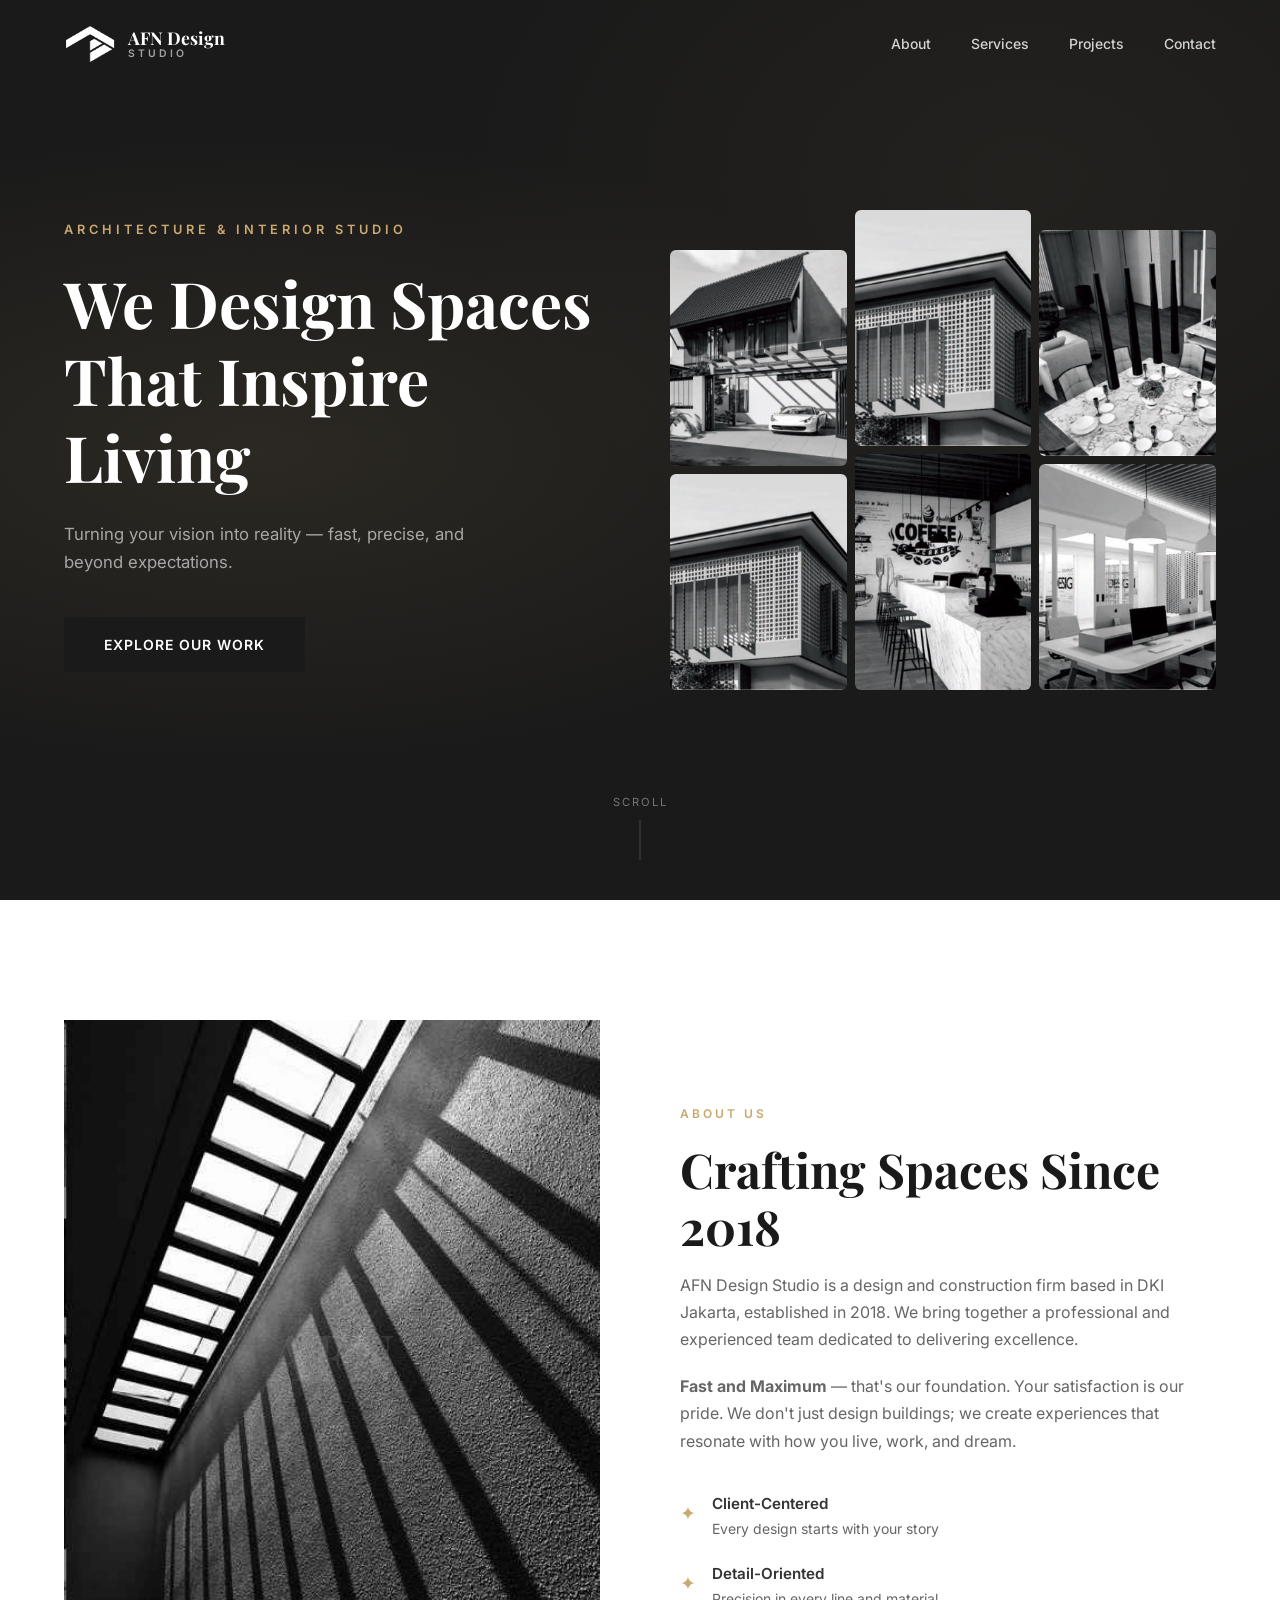
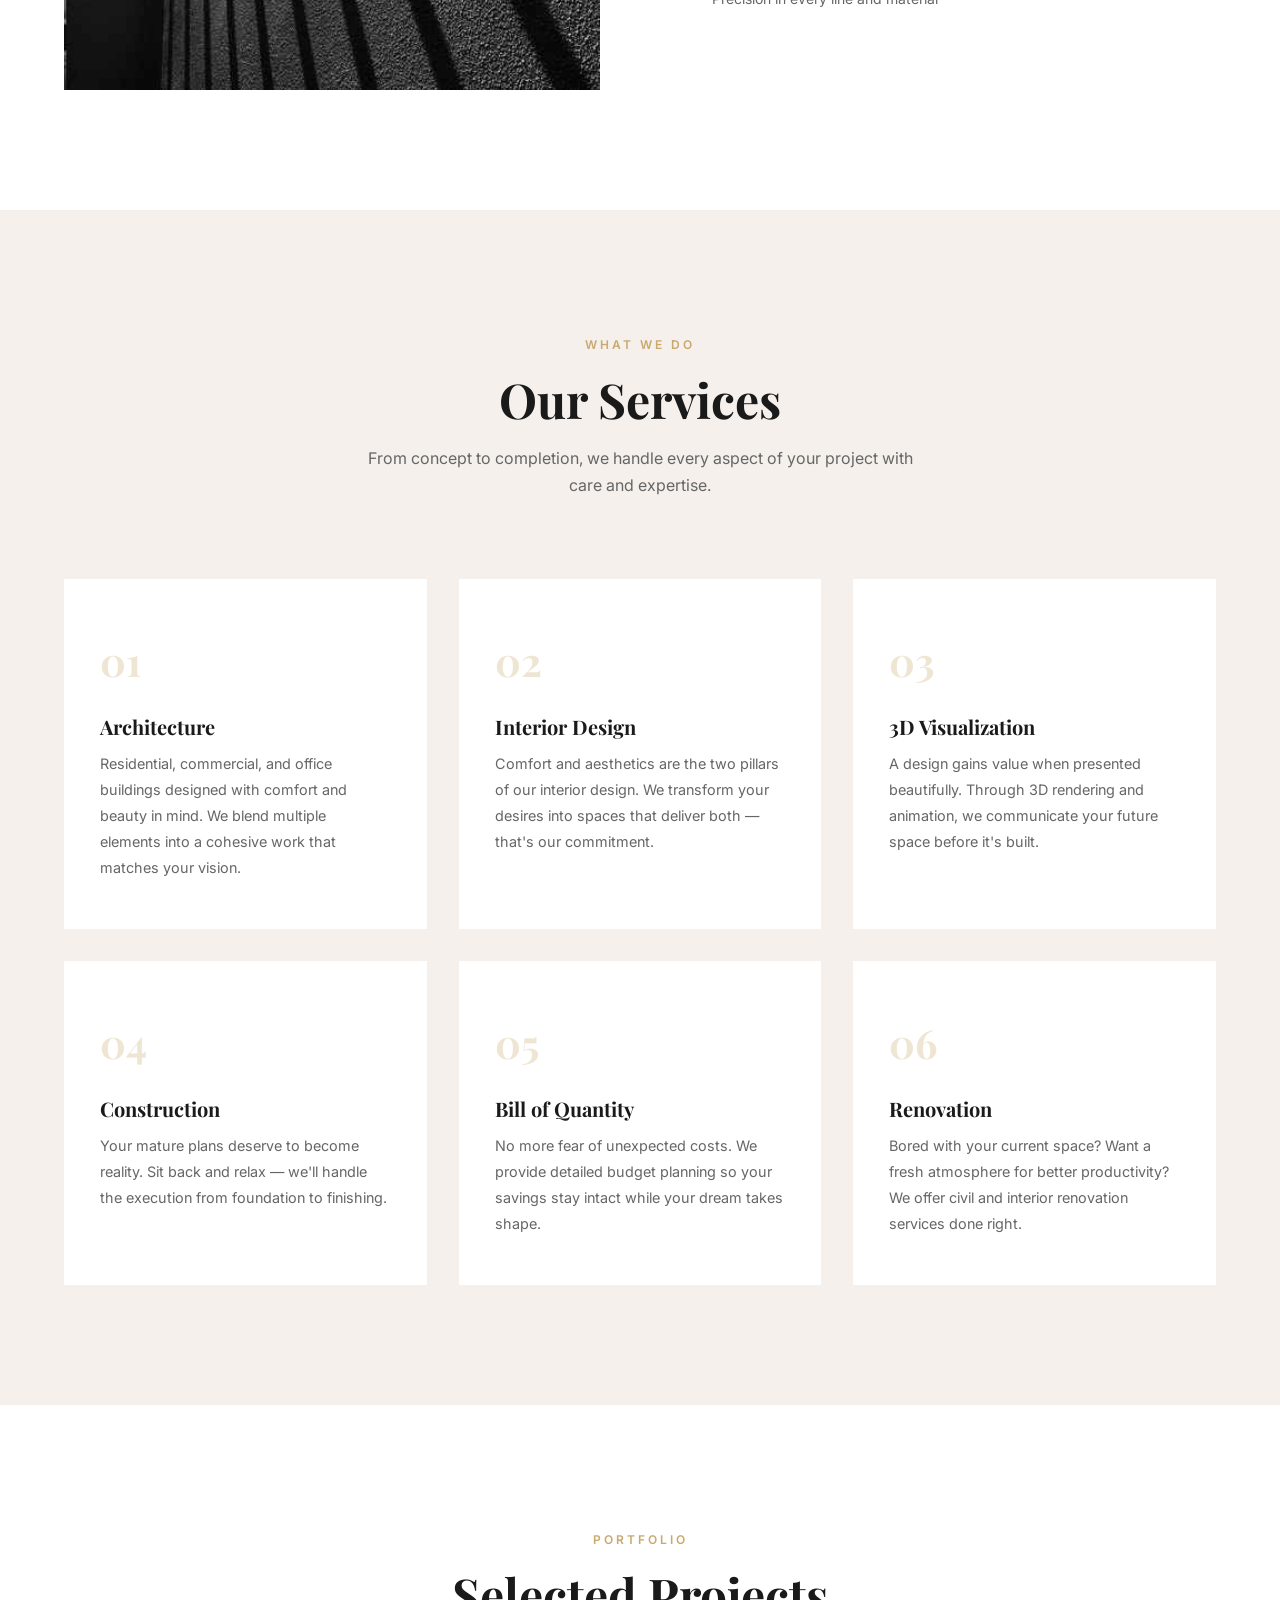
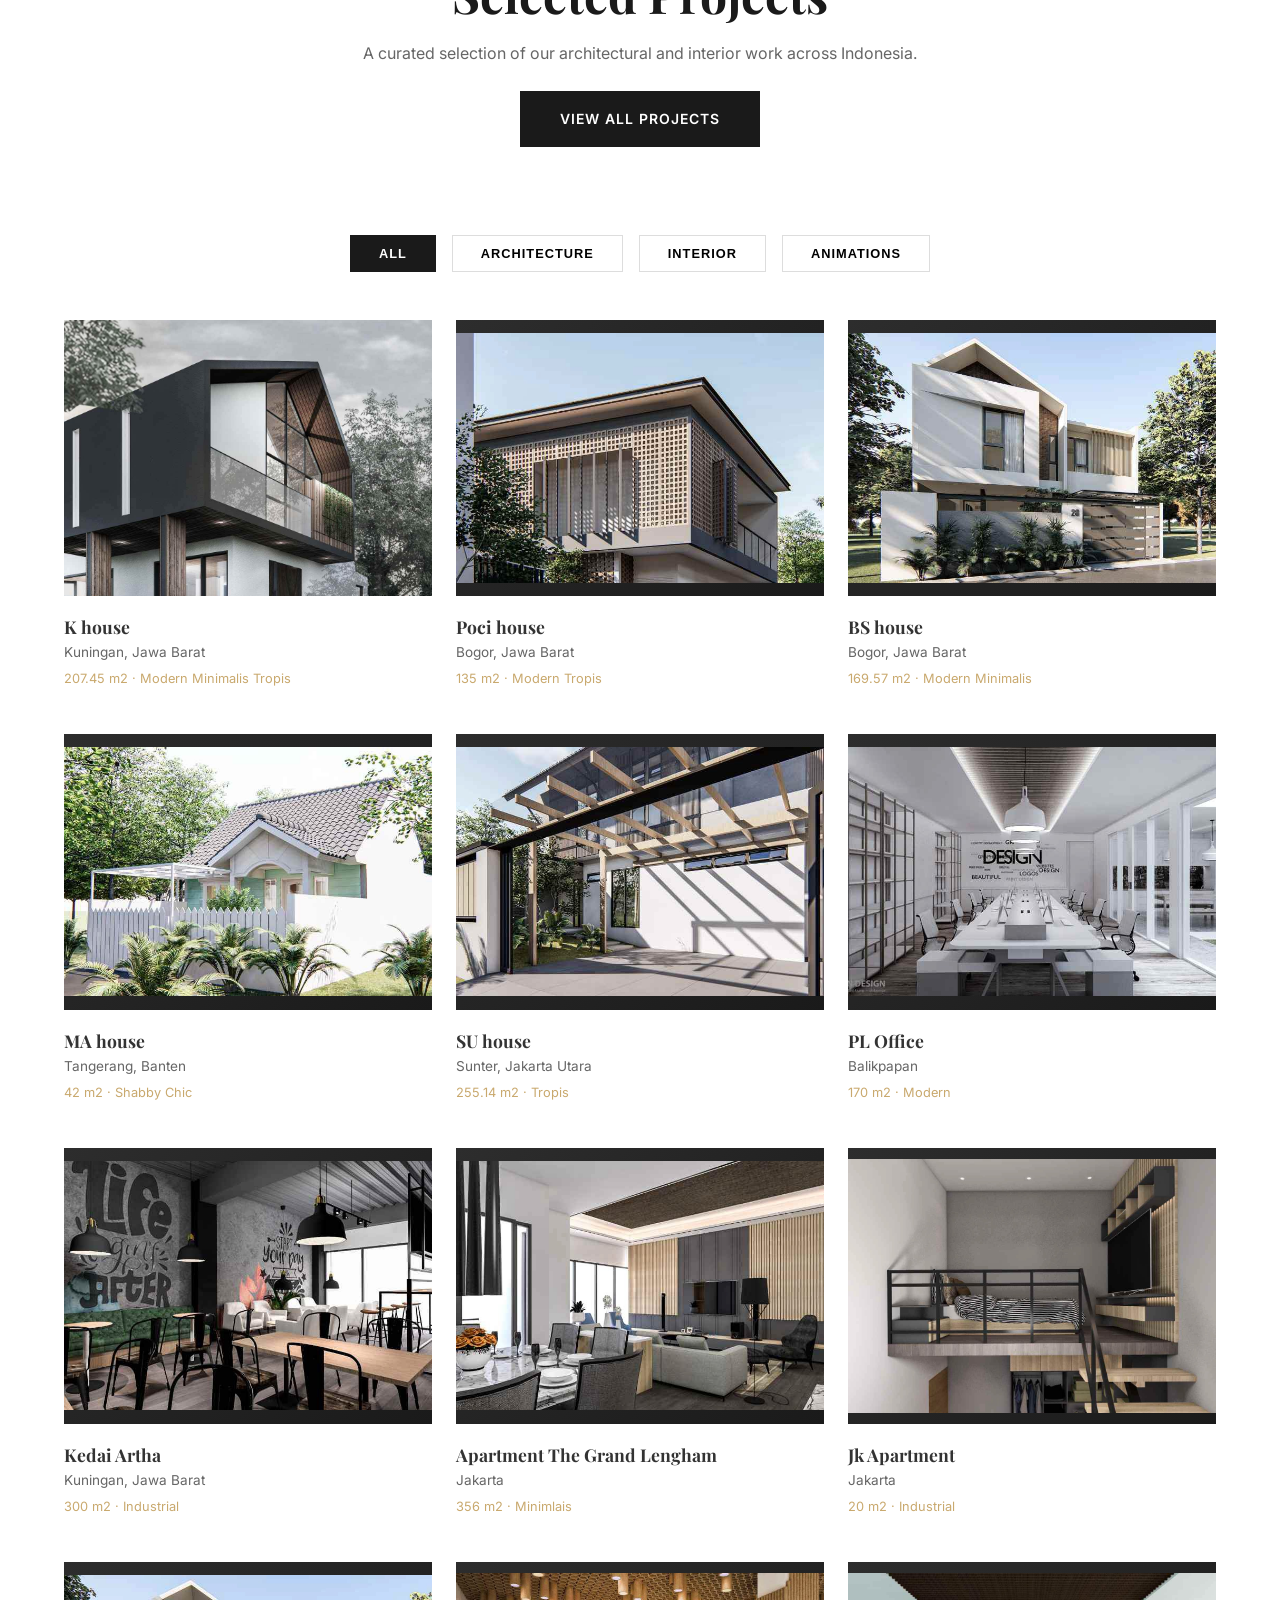
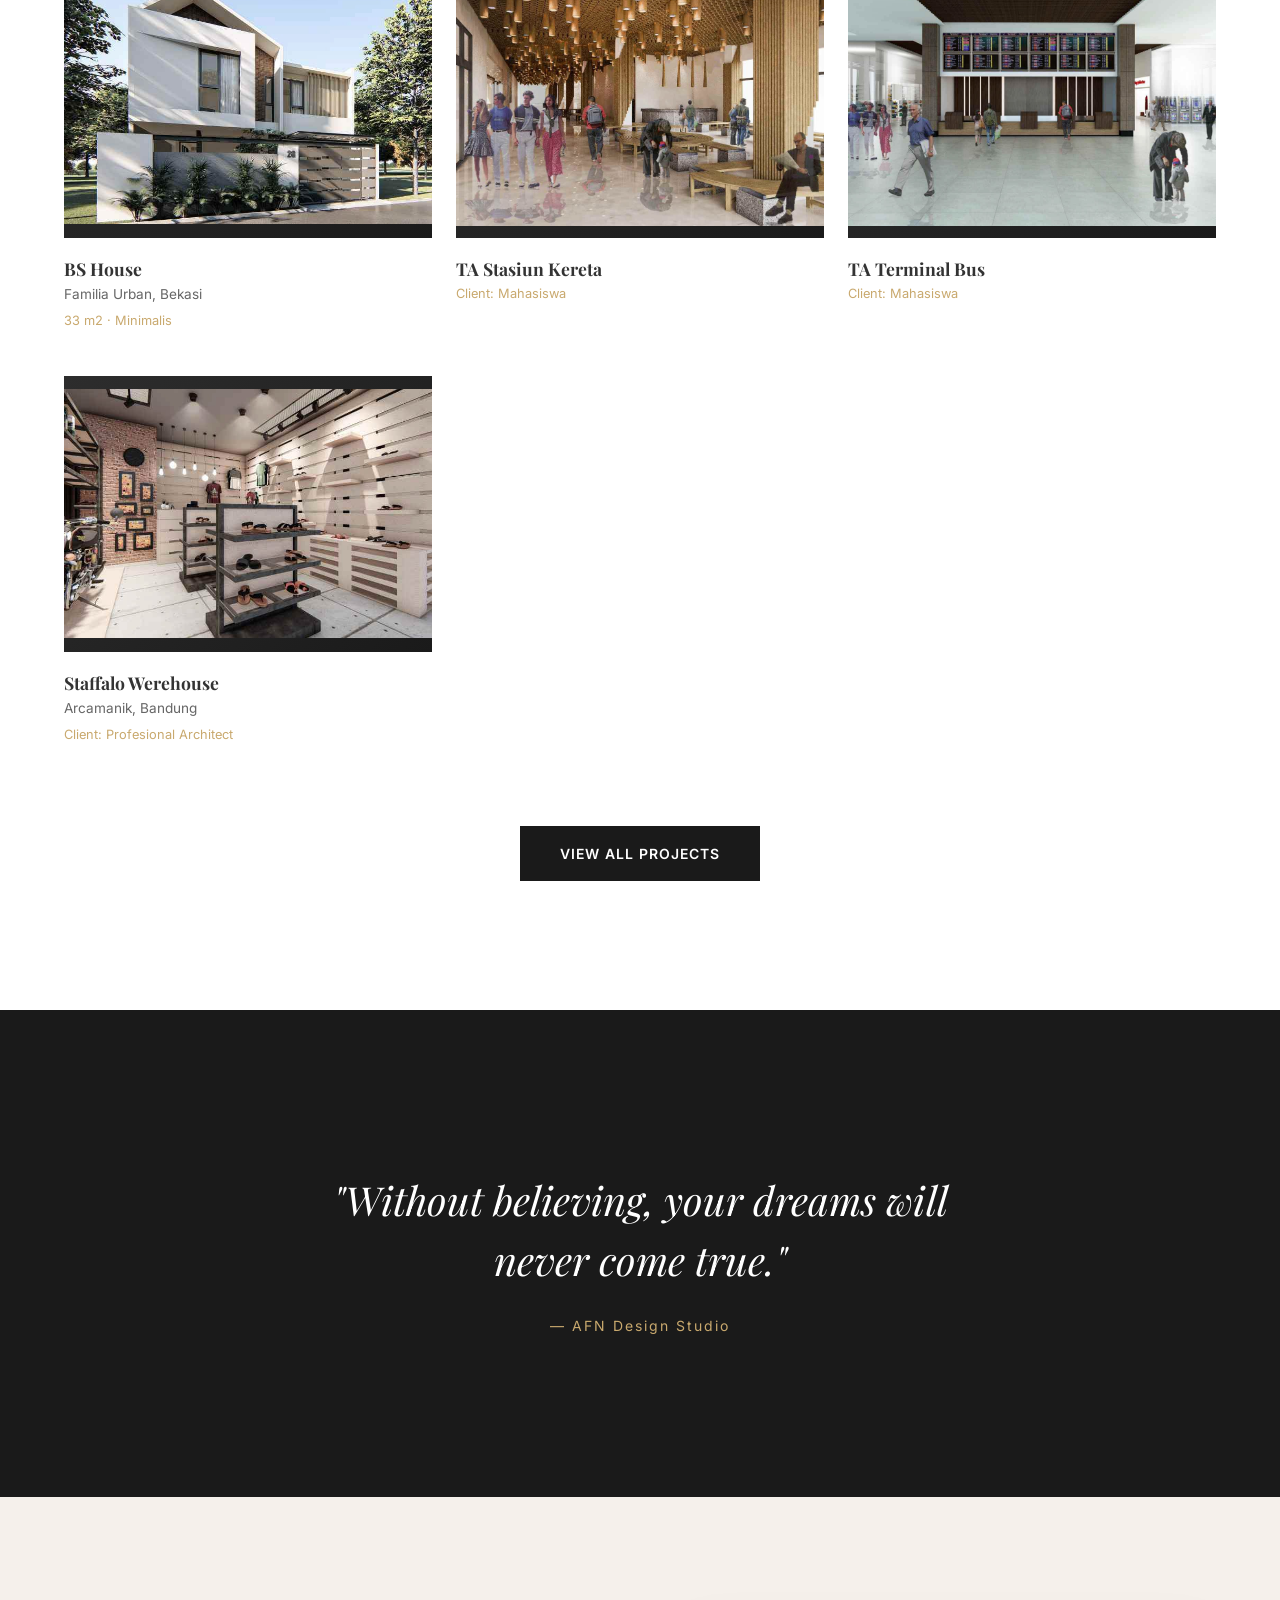
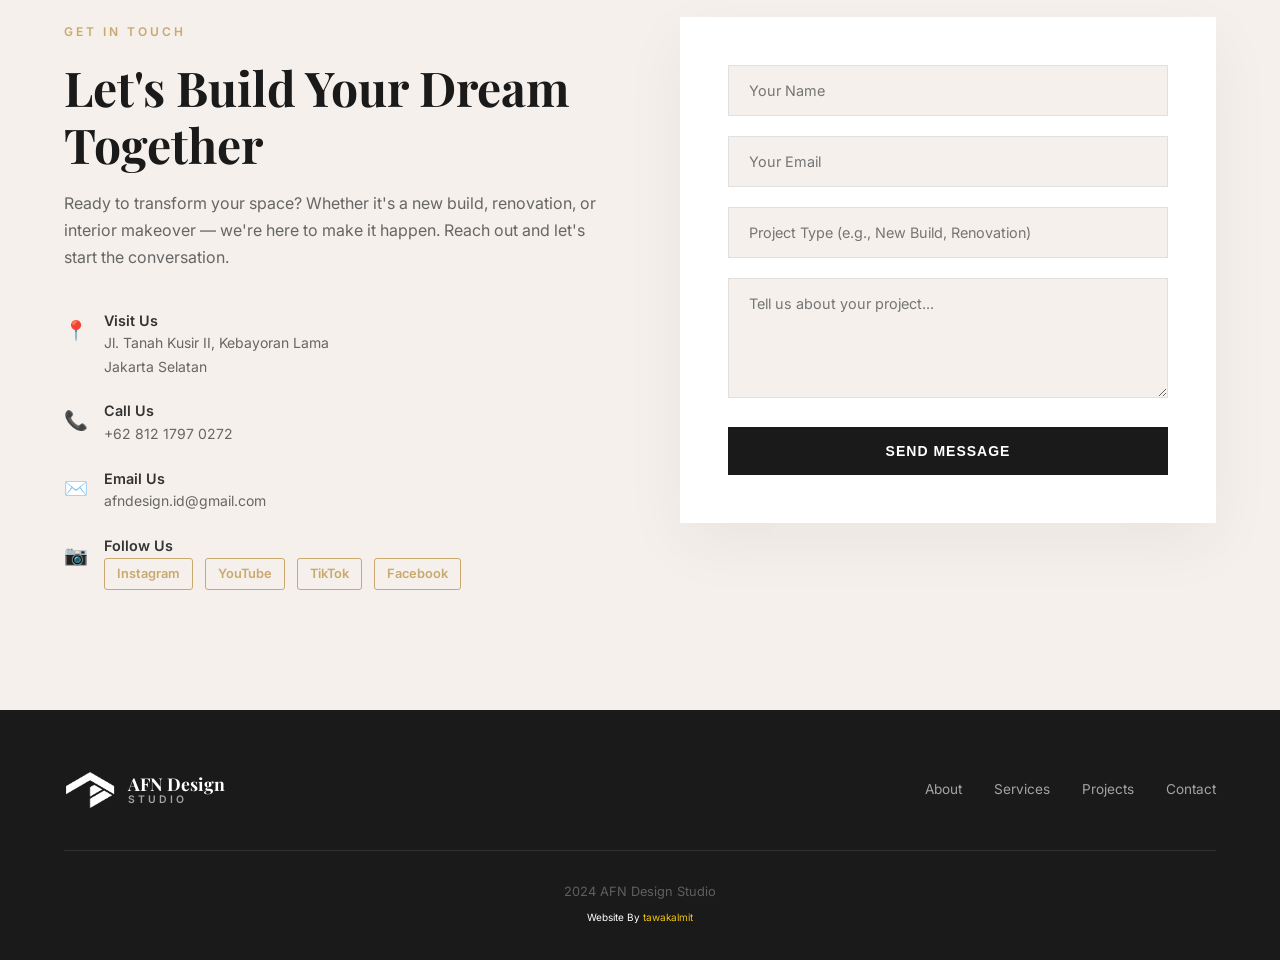
<file: index.html>
<!DOCTYPE html>
<html lang="id">
<head>
    <meta charset="UTF-8">
    <meta name="viewport" content="width=device-width, initial-scale=1.0">
    <title>AFN Design Studio | Jasa Arsitek & Interior Design Jakarta</title>
    <meta name="description" content="AFN Design Studio adalah studio arsitektur dan interior design di Jakarta. Melayani jasa desain rumah, renovasi, interior, 3D visualisasi, dan konstruksi sejak 2018.">
    <meta name="keywords" content="arsitek jakarta, interior design jakarta, jasa desain rumah, renovasi rumah, 3D visualisasi, konstruksi, AFN Design Studio, desain interior, arsitektur modern minimalis">
    <meta name="author" content="AFN Design Studio">
    <meta name="robots" content="index, follow">
    <link rel="canonical" href="https://afndesign.vercel.app/">

    <!-- Open Graph / Facebook -->
    <meta property="og:type" content="website">
    <meta property="og:url" content="https://afndesign.vercel.app/">
    <meta property="og:title" content="AFN Design Studio | Jasa Arsitek & Interior Design Jakarta">
    <meta property="og:description" content="Studio arsitektur dan interior design di Jakarta. Desain rumah, renovasi, interior, 3D visualisasi, dan konstruksi. Fast and Maximum.">
    <meta property="og:image" content="https://afndesign.vercel.app/images/afndesign-logo-black.png">
    <meta property="og:locale" content="id_ID">
    <meta property="og:site_name" content="AFN Design Studio">

    <!-- Twitter -->
    <meta name="twitter:card" content="summary_large_image">
    <meta name="twitter:title" content="AFN Design Studio | Jasa Arsitek & Interior Design Jakarta">
    <meta name="twitter:description" content="Studio arsitektur dan interior design di Jakarta. Desain rumah, renovasi, interior, 3D visualisasi, dan konstruksi.">
    <meta name="twitter:image" content="https://afndesign.vercel.app/images/afndesign-logo-black.png">

    <!-- Structured Data -->
    <script type="application/ld+json">
    {
        "@context": "https://schema.org",
        "@type": "ProfessionalService",
        "name": "AFN Design Studio",
        "description": "Studio arsitektur dan interior design di Jakarta, melayani jasa desain rumah, renovasi, interior, 3D visualisasi, dan konstruksi sejak 2018.",
        "url": "https://afndesign.vercel.app",
        "logo": "https://afndesign.vercel.app/images/afndesign-logo-black.png",
        "image": "https://afndesign.vercel.app/images/afndesign-logo-black.png",
        "telephone": "+6281217970272",
        "email": "afndesign.id@gmail.com",
        "address": {
            "@type": "PostalAddress",
            "streetAddress": "Jl. Tanah Kusir II",
            "addressLocality": "Jakarta Selatan",
            "addressRegion": "DKI Jakarta",
            "addressCountry": "ID"
        },
        "geo": {
            "@type": "GeoCoordinates",
            "latitude": "-6.2607",
            "longitude": "106.7816"
        },
        "foundingDate": "2018",
        "areaServed": "Indonesia",
        "serviceType": ["Architecture", "Interior Design", "3D Visualization", "Construction", "Renovation", "Bill of Quantity"],
        "sameAs": [
            "https://instagram.com/afndesign_"
        ]
    }
    </script>

    <link rel="apple-touch-icon" sizes="180x180" href="images/apple-touch-icon.png">
    <link rel="icon" type="image/png" sizes="32x32" href="images/favicon-32x32.png">
    <link rel="icon" type="image/png" sizes="16x16" href="images/favicon-16x16.png">
    <link rel="icon" type="image/x-icon" href="images/favicon.ico">
    <link rel="manifest" href="images/site.webmanifest">
    <link rel="preconnect" href="https://fonts.googleapis.com">
    <link rel="preconnect" href="https://fonts.gstatic.com" crossorigin>
    <link href="https://fonts.googleapis.com/css2?family=Inter:wght@300;400;500;600;700;800;900&family=Playfair+Display:wght@400;500;600;700&display=swap" rel="stylesheet">
    <link rel="stylesheet" href="styles.css">
</head>
<body>
    <!-- Navigation -->
    <nav class="navbar" id="navbar">
        <div class="nav-container">
            <a href="#home" class="nav-logo">
                <img src="images/afndesign-logo-white.png" alt="AFN Design Studio" class="nav-logo-img nav-logo-white">
                <img src="images/afndesign-logo-black.png" alt="AFN Design Studio" class="nav-logo-img nav-logo-black">
                <div class="nav-logo-text">
                    <span class="logo-title">AFN Design</span>
                    <span class="logo-subtitle">Studio</span>
                </div>
            </a>
            <ul class="nav-links" id="navLinks">
                <!-- <li><a href="#home">Home</a></li> -->
                <li><a href="#about">About</a></li>
                <li><a href="#services">Services</a></li>
                <li><a href="projects.html">Projects</a></li>
                <li><a href="#contact">Contact</a></li>
            </ul>
            <button class="nav-toggle" id="navToggle" aria-label="Toggle navigation">
                <span></span>
                <span></span>
                <span></span>
            </button>
        </div>
    </nav>

    <!-- Hero Section -->
    <section class="hero" id="home">
        <div class="hero-overlay"></div>
        <div class="hero-inner">
            <div class="hero-content">
                <p class="hero-subtitle">Architecture & Interior Studio</p>
                <h1 class="hero-title">We Design Spaces<br>That Inspire Living</h1>
                <p class="hero-desc">Turning your vision into reality — fast, precise, and beyond expectations.</p>
                <a href="#projects" class="btn btn-primary">Explore Our Work</a>
            </div>
            <div class="hero-collage">
                <div class="collage-col collage-col-1">
                    <div class="collage-img"><img src="images/afn-hero-images/1.png" alt="AFN Project"></div>
                    <div class="collage-img"><img src="images/afn-hero-images/2.png" alt="AFN Project"></div>
                    <!-- <div class="collage-img"><img src="images/afn-hero-images/3.png" alt="AFN Project"></div> -->
                </div>
                <div class="collage-col collage-col-2">
                    <div class="collage-img"><img src="images/afn-hero-images/4.png" alt="AFN Project"></div>
                    <div class="collage-img"><img src="images/afn-hero-images/5.png" alt="AFN Project"></div>
                    <!-- <div class="collage-img"><img src="images/afn-hero-images/6.png" alt="AFN Project"></div> -->
                </div>
                <div class="collage-col collage-col-3">
                    <div class="collage-img"><img src="images/afn-hero-images/7.png" alt="AFN Project"></div>
                    <div class="collage-img"><img src="images/afn-hero-images/8.png" alt="AFN Project"></div>
                    <!-- <div class="collage-img"><img src="images/afn-hero-images/9.png" alt="AFN Project"></div> -->
                </div>
            </div>
        </div>
        <div class="hero-scroll">
            <span>Scroll</span>
            <div class="scroll-line"></div>
        </div>
    </section>

    <!-- About Section -->
    <section class="section about" id="about">
        <div class="container">
            <div class="about-grid">
                <div class="about-image">
                    <div class="about-img-wrapper">
                        <div class="about-img-placeholder"><img src="/images/hal6.jpg" style="width:100%; height: 100%;" /></div>
                    </div>
                    <!-- <div class="about-stats">
                        <div class="stat">
                            <span class="stat-number" data-count="50">0</span><span class="stat-plus">+</span>
                            <span class="stat-label">Projects</span>
                        </div>
                        <div class="stat">
                            <span class="stat-number" data-count="6">0</span><span class="stat-plus">+</span>
                            <span class="stat-label">Years</span>
                        </div>
                    </div> -->
                </div>
                <div class="about-content">
                    <span class="section-tag">About Us</span>
                    <h2 class="section-title">Crafting Spaces Since 2018</h2>
                    <p class="about-text">
                        AFN Design Studio is a design and construction firm based in DKI Jakarta, established in 2018. 
                        We bring together a professional and experienced team dedicated to delivering excellence.
                    </p>
                    <p class="about-text">
                        <strong>Fast and Maximum</strong> — that's our foundation. Your satisfaction is our pride. 
                        We don't just design buildings; we create experiences that resonate with how you live, work, and dream.
                    </p>
                    <div class="about-values">
                        <div class="value">
                            <div class="value-icon">✦</div>
                            <div>
                                <h4>Client-Centered</h4>
                                <p>Every design starts with your story</p>
                            </div>
                        </div>
                        <div class="value">
                            <div class="value-icon">✦</div>
                            <div>
                                <h4>Detail-Oriented</h4>
                                <p>Precision in every line and material</p>
                            </div>
                        </div>
                    </div>
                </div>
            </div>
        </div>
    </section>

    <!-- Services Section -->
    <section class="section services" id="services">
        <div class="container">
            <div class="section-header">
                <span class="section-tag">What We Do</span>
                <h2 class="section-title">Our Services</h2>
                <p class="section-desc">From concept to completion, we handle every aspect of your project with care and expertise.</p>
            </div>
            <div class="services-grid">
                <div class="service-card">
                    <div class="service-number">01</div>
                    <h3>Architecture</h3>
                    <p>Residential, commercial, and office buildings designed with comfort and beauty in mind. We blend multiple elements into a cohesive work that matches your vision.</p>
                </div>
                <div class="service-card">
                    <div class="service-number">02</div>
                    <h3>Interior Design</h3>
                    <p>Comfort and aesthetics are the two pillars of our interior design. We transform your desires into spaces that deliver both — that's our commitment.</p>
                </div>
                <div class="service-card">
                    <div class="service-number">03</div>
                    <h3>3D Visualization</h3>
                    <p>A design gains value when presented beautifully. Through 3D rendering and animation, we communicate your future space before it's built.</p>
                </div>
                <div class="service-card">
                    <div class="service-number">04</div>
                    <h3>Construction</h3>
                    <p>Your mature plans deserve to become reality. Sit back and relax — we'll handle the execution from foundation to finishing.</p>
                </div>
                <div class="service-card">
                    <div class="service-number">05</div>
                    <h3>Bill of Quantity</h3>
                    <p>No more fear of unexpected costs. We provide detailed budget planning so your savings stay intact while your dream takes shape.</p>
                </div>
                <div class="service-card">
                    <div class="service-number">06</div>
                    <h3>Renovation</h3>
                    <p>Bored with your current space? Want a fresh atmosphere for better productivity? We offer civil and interior renovation services done right.</p>
                </div>
            </div>
        </div>
    </section>

    <!-- Projects Section -->
    <section class="section projects" id="projects">
        <div class="container">
            <div class="section-header">
                <span class="section-tag">Portfolio</span>
                <h2 class="section-title">Selected Projects</h2>
                <p class="section-desc">A curated selection of our architectural and interior work across Indonesia.</p>
                <a href="projects.html" class="btn btn-primary section-header-btn">View All Projects</a>
            </div>
            <div class="project-filters">
                <button class="filter-btn active" data-filter="all">All</button>
                <button class="filter-btn" data-filter="architecture">Architecture</button>
                <button class="filter-btn" data-filter="interior">Interior</button>
                <button class="filter-btn" data-filter="animations">Animations</button>
            </div>
            <div class="projects-grid" id="homeProjectsGrid">
                <!-- Loaded dynamically from JSON -->
            </div>
            <div class="projects-view-all">
                <a href="projects.html" class="btn btn-primary">View All Projects</a>
            </div>
        </div>
    </section>

    <!-- Testimonial / Quote Section -->
    <section class="section quote-section">
        <div class="container">
            <blockquote class="big-quote">
                "Without believing, your dreams will never come true."
            </blockquote>
            <p class="quote-author">— AFN Design Studio</p>
        </div>
    </section>

    <!-- Contact Section -->
    <section class="section contact" id="contact">
        <div class="container">
            <div class="contact-grid">
                <div class="contact-info">
                    <span class="section-tag">Get In Touch</span>
                    <h2 class="section-title">Let's Build Your Dream Together</h2>
                    <p class="contact-desc">
                        Ready to transform your space? Whether it's a new build, renovation, or interior makeover — 
                        we're here to make it happen. Reach out and let's start the conversation.
                    </p>
                    <div class="contact-details">
                        <div class="contact-item">
                            <div class="contact-icon">📍</div>
                            <div>
                                <h4>Visit Us</h4>
                                <p>Jl. Tanah Kusir II, Kebayoran Lama<br>Jakarta Selatan</p>
                            </div>
                        </div>
                        <div class="contact-item">
                            <div class="contact-icon">📞</div>
                            <div>
                                <h4>Call Us</h4>
                                <p>+62 812 1797 0272</p>
                            </div>
                        </div>
                        <div class="contact-item">
                            <div class="contact-icon">✉️</div>
                            <div>
                                <h4>Email Us</h4>
                                <p>afndesign.id@gmail.com</p>
                            </div>
                        </div>
                        <div class="contact-item">
                            <div class="contact-icon">📷</div>
                            <div>
                                <h4>Follow Us</h4>
                                <div class="social-links">
                                    <a href="https://instagram.com/afndesign_" target="_blank" class="social-link">Instagram</a>
                                    <a href="https://youtube.com/" target="_blank" class="social-link">YouTube</a>
                                    <a href="https://tiktok.com/" target="_blank" class="social-link">TikTok</a>
                                    <a href="https://facebook.com/" target="_blank" class="social-link">Facebook</a>
                                </div>
                            </div>
                        </div>
                    </div>
                </div>
                <div class="contact-form-wrapper">
                    <form class="contact-form" id="contactForm">
                        <div class="form-group">
                            <input type="text" id="formName" placeholder="Your Name" required>
                        </div>
                        <div class="form-group">
                            <input type="email" id="formEmail" placeholder="Your Email" required>
                        </div>
                        <div class="form-group">
                            <input type="text" id="formProjectType" placeholder="Project Type (e.g., New Build, Renovation)">
                        </div>
                        <div class="form-group">
                            <textarea id="formMessage" placeholder="Tell us about your project..." rows="5" required></textarea>
                        </div>
                        <button type="submit" class="btn btn-primary btn-full">Send Message</button>
                    </form>
                </div>
            </div>
        </div>
    </section>

    <!-- Footer -->
    <footer class="footer">
        <div class="container">
            <div class="footer-content">
                <div class="footer-brand">
                    <a href="#home" class="footer-logo">
                        <img src="images/afndesign-logo-white.png" alt="AFN Design Studio" class="footer-logo-img">
                        <div class="footer-logo-text">
                            <span class="logo-title">AFN Design</span>
                            <span class="logo-subtitle">Studio</span>
                        </div>
                    </a>
                </div>
                <div class="footer-links">
                    <!-- <a href="#home">Home</a> -->
                    <a href="#about">About</a>
                    <a href="#services">Services</a>
                    <a href="#projects">Projects</a>
                    <a href="#contact">Contact</a>
                </div>
            </div>
            <div class="footer-bottom">
                <p>2024 AFN Design Studio</p>
                <span style="font-size: 10px; color: white;">Website By <a target="_BLANK" href="https://tawakalmit.my.id" style="color: #f1c40f;">tawakalmit</a></span>
            </div>
        </div>
    </footer>

    <script src="script.js"></script>
</body>
</html>
</file>
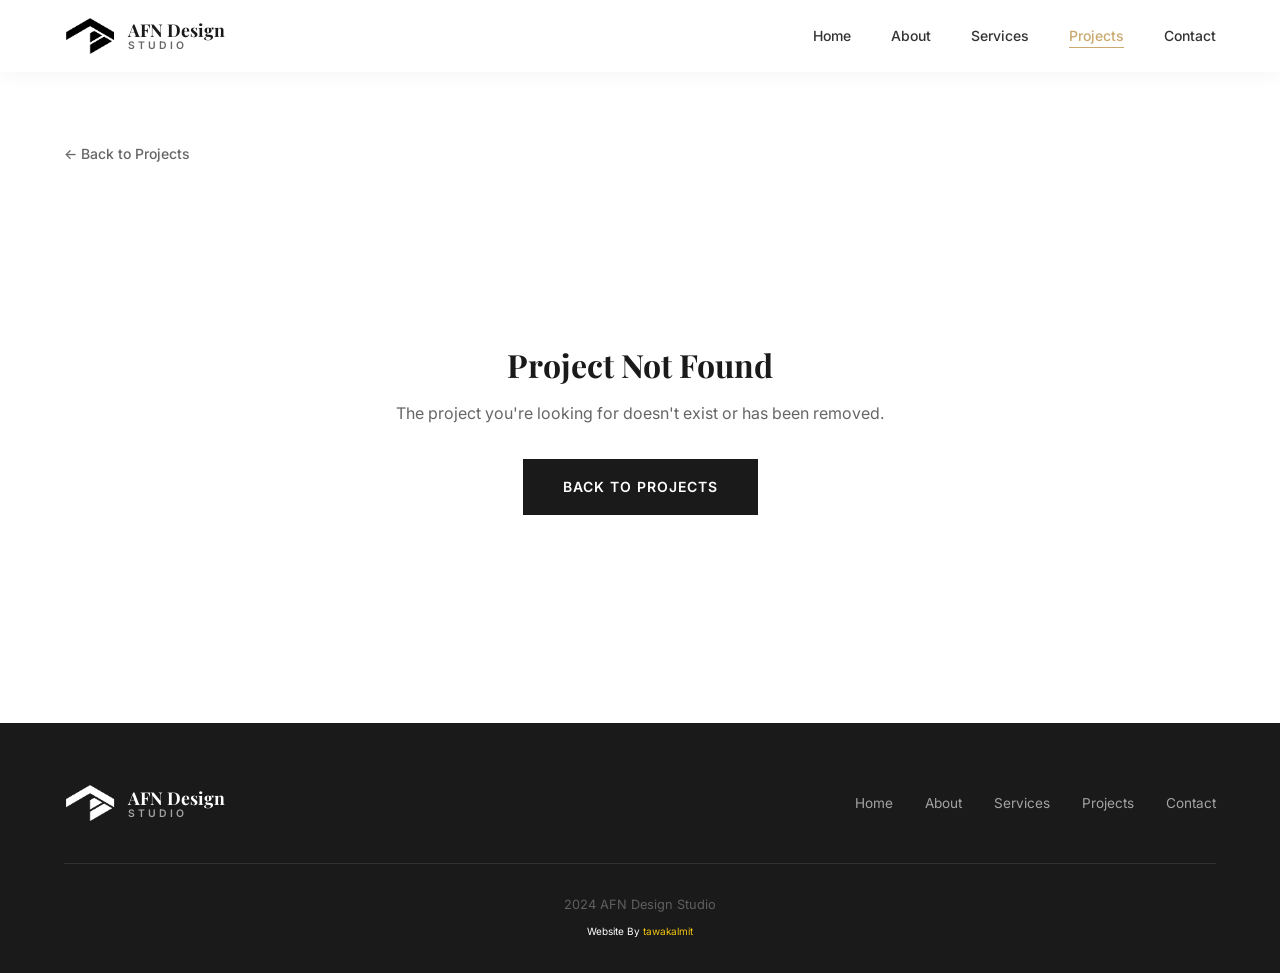
<file: project-detail.html>
<!DOCTYPE html>
<html lang="id">
<head>
    <meta charset="UTF-8">
    <meta name="viewport" content="width=device-width, initial-scale=1.0">
    <title>Project Detail | AFN Design Studio</title>
    <meta name="description" content="Detail proyek arsitektur dan interior design oleh AFN Design Studio. Lihat galeri foto, spesifikasi, dan konsep desain.">
    <meta name="keywords" content="proyek arsitektur, desain rumah, interior design, AFN Design Studio, detail proyek">
    <meta name="author" content="AFN Design Studio">
    <meta name="robots" content="index, follow">

    <!-- Open Graph / Facebook -->
    <meta property="og:type" content="article">
    <meta property="og:title" content="Project Detail | AFN Design Studio" id="og-title">
    <meta property="og:description" content="Detail proyek arsitektur dan interior design oleh AFN Design Studio." id="og-description">
    <meta property="og:image" content="https://afndesign.vercel.app/images/afndesign-logo-black.png" id="og-image">
    <meta property="og:locale" content="id_ID">
    <meta property="og:site_name" content="AFN Design Studio">

    <!-- Twitter -->
    <meta name="twitter:card" content="summary_large_image">
    <meta name="twitter:title" content="Project Detail | AFN Design Studio" id="twitter-title">
    <meta name="twitter:description" content="Detail proyek arsitektur dan interior design oleh AFN Design Studio." id="twitter-description">
    <meta name="twitter:image" content="https://afndesign.vercel.app/images/afndesign-logo-black.png" id="twitter-image">

    <link rel="apple-touch-icon" sizes="180x180" href="images/apple-touch-icon.png">
    <link rel="icon" type="image/png" sizes="32x32" href="images/favicon-32x32.png">
    <link rel="icon" type="image/png" sizes="16x16" href="images/favicon-16x16.png">
    <link rel="icon" type="image/x-icon" href="images/favicon.ico">
    <link rel="manifest" href="images/site.webmanifest">
    <link rel="preconnect" href="https://fonts.googleapis.com">
    <link rel="preconnect" href="https://fonts.gstatic.com" crossorigin>
    <link href="https://fonts.googleapis.com/css2?family=Inter:wght@300;400;500;600;700;800;900&family=Playfair+Display:wght@400;500;600;700&display=swap" rel="stylesheet">
    <link rel="stylesheet" href="styles.css">
    <link rel="stylesheet" href="projects.css">
    <link rel="stylesheet" href="project-detail.css">
</head>
<body>
    <!-- Navigation -->
    <nav class="navbar scrolled" id="navbar">
        <div class="nav-container">
            <a href="index.html" class="nav-logo">
                <img src="images/afndesign-logo-black.png" alt="AFN Design Studio" class="nav-logo-img nav-logo-black">
                <div class="nav-logo-text">
                    <span class="logo-title">AFN Design</span>
                    <span class="logo-subtitle">Studio</span>
                </div>
            </a>
            <ul class="nav-links" id="navLinks">
                <li><a href="index.html">Home</a></li>
                <li><a href="index.html#about">About</a></li>
                <li><a href="index.html#services">Services</a></li>
                <li><a href="projects.html" class="active">Projects</a></li>
                <li><a href="index.html#contact">Contact</a></li>
            </ul>
            <button class="nav-toggle" id="navToggle" aria-label="Toggle navigation">
                <span></span>
                <span></span>
                <span></span>
            </button>
        </div>
    </nav>

    <!-- Project Detail Content -->
    <section class="project-detail-section">
        <div class="container">
            <!-- Back Button -->
            <a href="projects.html" class="back-link">&larr; Back to Projects</a>

            <!-- Project Header -->
            <div class="project-detail-header" id="projectHeader">
                <!-- Loaded dynamically -->
            </div>

            <!-- Project Gallery -->
            <div class="project-gallery" id="projectGallery">
                <!-- Loaded dynamically -->
            </div>

            <!-- Project Info -->
            <div class="project-detail-info" id="projectInfo">
                <!-- Loaded dynamically -->
            </div>
        </div>
    </section>

    <!-- Footer -->
    <footer class="footer">
        <div class="container">
            <div class="footer-content">
                <div class="footer-brand">
                    <a href="index.html" class="footer-logo">
                        <img src="images/afndesign-logo-white.png" alt="AFN Design Studio" class="footer-logo-img">
                        <div class="footer-logo-text">
                            <span class="logo-title">AFN Design</span>
                            <span class="logo-subtitle">Studio</span>
                        </div>
                    </a>
                </div>
                <div class="footer-links">
                    <a href="index.html">Home</a>
                    <a href="index.html#about">About</a>
                    <a href="index.html#services">Services</a>
                    <a href="projects.html">Projects</a>
                    <a href="index.html#contact">Contact</a>
                </div>
            </div>
            <div class="footer-bottom">
                <p>2024 AFN Design Studio</p>
                <span style="font-size: 10px; color: white;">Website By <a target="_BLANK" href="https://tawakalmit.my.id" style="color: #f1c40f;">tawakalmit</a></span>
            </div>
        </div>
    </footer>

    <script src="project-detail.js"></script>
</body>
</html>
</file>
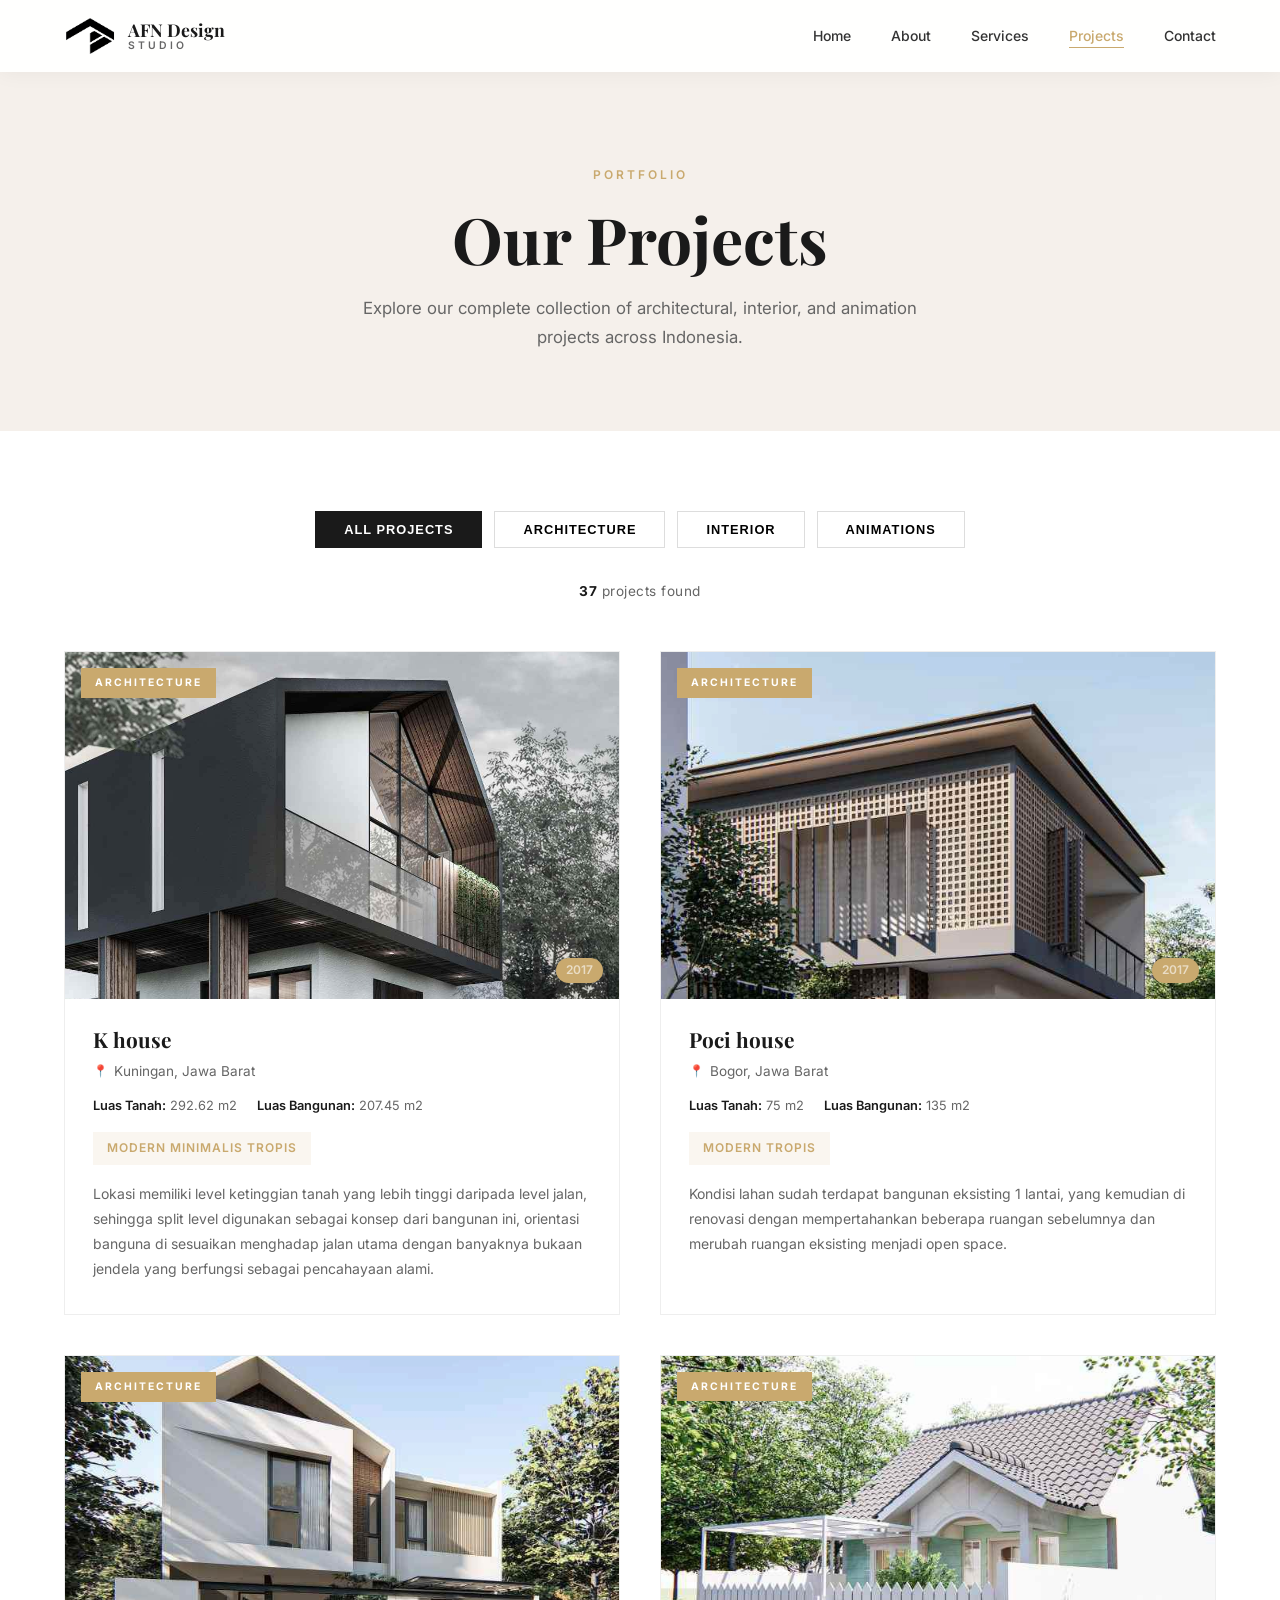
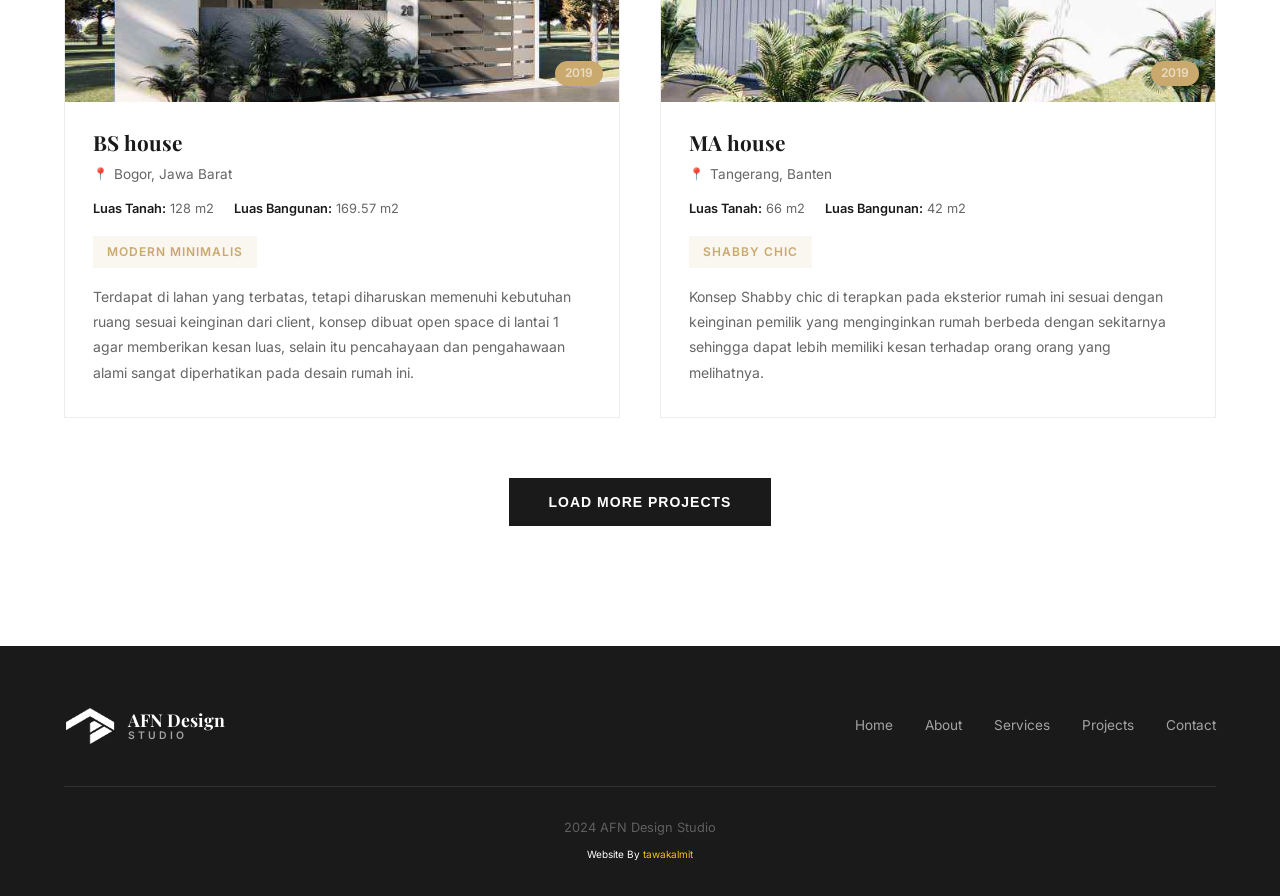
<file: projects.html>
<!DOCTYPE html>
<html lang="id">
<head>
    <meta charset="UTF-8">
    <meta name="viewport" content="width=device-width, initial-scale=1.0">
    <title>Portfolio Proyek Arsitektur & Interior | AFN Design Studio</title>
    <meta name="description" content="Lihat koleksi lengkap proyek arsitektur, interior design, dan animasi 3D dari AFN Design Studio. Lebih dari 50 proyek di seluruh Indonesia.">
    <meta name="keywords" content="portfolio arsitektur, proyek interior design, desain rumah modern minimalis, proyek renovasi, 3D animasi arsitektur, AFN Design Studio portfolio">
    <meta name="author" content="AFN Design Studio">
    <meta name="robots" content="index, follow">
    <link rel="canonical" href="https://afndesign.vercel.app/projects.html">

    <!-- Open Graph / Facebook -->
    <meta property="og:type" content="website">
    <meta property="og:url" content="https://afndesign.vercel.app/projects.html">
    <meta property="og:title" content="Portfolio Proyek Arsitektur & Interior | AFN Design Studio">
    <meta property="og:description" content="Koleksi lengkap proyek arsitektur, interior design, dan animasi 3D. Lebih dari 50 proyek di seluruh Indonesia.">
    <meta property="og:image" content="https://afndesign.vercel.app/images/afndesign-logo-black.png">
    <meta property="og:locale" content="id_ID">
    <meta property="og:site_name" content="AFN Design Studio">

    <!-- Twitter -->
    <meta name="twitter:card" content="summary_large_image">
    <meta name="twitter:title" content="Portfolio Proyek Arsitektur & Interior | AFN Design Studio">
    <meta name="twitter:description" content="Koleksi lengkap proyek arsitektur, interior design, dan animasi 3D dari AFN Design Studio.">
    <meta name="twitter:image" content="https://afndesign.vercel.app/images/afndesign-logo-black.png">

    <link rel="apple-touch-icon" sizes="180x180" href="images/apple-touch-icon.png">
    <link rel="icon" type="image/png" sizes="32x32" href="images/favicon-32x32.png">
    <link rel="icon" type="image/png" sizes="16x16" href="images/favicon-16x16.png">
    <link rel="icon" type="image/x-icon" href="images/favicon.ico">
    <link rel="manifest" href="images/site.webmanifest">
    <link rel="preconnect" href="https://fonts.googleapis.com">
    <link rel="preconnect" href="https://fonts.gstatic.com" crossorigin>
    <link href="https://fonts.googleapis.com/css2?family=Inter:wght@300;400;500;600;700;800;900&family=Playfair+Display:wght@400;500;600;700&display=swap" rel="stylesheet">
    <link rel="stylesheet" href="styles.css">
    <link rel="stylesheet" href="projects.css">
</head>
<body>
    <!-- Navigation -->
    <nav class="navbar scrolled" id="navbar">
        <div class="nav-container">
            <a href="index.html" class="nav-logo">
                <img src="images/afndesign-logo-black.png" alt="AFN Design Studio" class="nav-logo-img nav-logo-black">
                <div class="nav-logo-text">
                    <span class="logo-title">AFN Design</span>
                    <span class="logo-subtitle">Studio</span>
                </div>
            </a>
            <ul class="nav-links" id="navLinks">
                <li><a href="index.html">Home</a></li>
                <li><a href="index.html#about">About</a></li>
                <li><a href="index.html#services">Services</a></li>
                <li><a href="projects.html" class="active">Projects</a></li>
                <li><a href="index.html#contact">Contact</a></li>
            </ul>
            <button class="nav-toggle" id="navToggle" aria-label="Toggle navigation">
                <span></span>
                <span></span>
                <span></span>
            </button>
        </div>
    </nav>

    <!-- Page Header -->
    <section class="page-header">
        <div class="container">
            <span class="section-tag">Portfolio</span>
            <h1 class="page-title">Our Projects</h1>
            <p class="page-desc">Explore our complete collection of architectural, interior, and animation projects across Indonesia.</p>
        </div>
    </section>

    <!-- Projects Content -->
    <section class="section projects-page">
        <div class="container">
            <!-- Filter Buttons -->
            <div class="project-filters">
                <button class="filter-btn active" data-filter="all">All Projects</button>
                <button class="filter-btn" data-filter="architecture">Architecture</button>
                <button class="filter-btn" data-filter="interior">Interior</button>
                <button class="filter-btn" data-filter="animations">Animations</button>
            </div>

            <!-- Project Count -->
            <div class="projects-count">
                <span id="projectCount">0</span> projects found
            </div>

            <!-- Projects Grid -->
            <div class="projects-grid-page" id="projectsGrid">
                <!-- Projects will be loaded here via JS -->
            </div>

            <!-- Load More Button -->
            <div class="load-more-wrapper" id="loadMoreWrapper">
                <button class="btn btn-primary" id="loadMoreBtn">Load More Projects</button>
            </div>
        </div>
    </section>

    <!-- Footer -->
    <footer class="footer">
        <div class="container">
            <div class="footer-content">
                <div class="footer-brand">
                    <a href="index.html" class="footer-logo">
                        <img src="images/afndesign-logo-white.png" alt="AFN Design Studio" class="footer-logo-img">
                        <div class="footer-logo-text">
                            <span class="logo-title">AFN Design</span>
                            <span class="logo-subtitle">Studio</span>
                        </div>
                    </a>
                </div>
                <div class="footer-links">
                    <a href="index.html">Home</a>
                    <a href="index.html#about">About</a>
                    <a href="index.html#services">Services</a>
                    <a href="projects.html">Projects</a>
                    <a href="index.html#contact">Contact</a>
                </div>
            </div>
            <div class="footer-bottom">
                <p>2024 AFN Design Studio</p>
                <span style="font-size: 10px; color: white;">Website By <a target="_BLANK" href="https://tawakalmit.my.id" style="color: #f1c40f;">tawakalmit</a></span>
            </div>
        </div>
    </footer>

    <script src="projects.js"></script>
</body>
</html>
</file>
<file: styles.css>
/* ===== RESET & BASE ===== */
*, *::before, *::after {
    margin: 0;
    padding: 0;
    box-sizing: border-box;
}

:root {
    --primary: #1a1a1a;
    --secondary: #f5f0eb;
    --accent: #c9a96e;
    --text: #333;
    --text-light: #666;
    --white: #fff;
    --transition: 0.4s cubic-bezier(0.25, 0.46, 0.45, 0.94);
}

html {
    scroll-behavior: smooth;
    font-size: 16px;
}

body {
    font-family: 'Inter', sans-serif;
    color: var(--text);
    background: var(--white);
    line-height: 1.7;
    overflow-x: hidden;
}

h1, h2, h3, h4 {
    font-family: 'Playfair Display', serif;
    line-height: 1.2;
}

a {
    text-decoration: none;
    color: inherit;
}

img {
    max-width: 100%;
    display: block;
}

.container {
    max-width: 1200px;
    margin: 0 auto;
    padding: 0 24px;
}

.section {
    padding: 120px 0;
}

/* ===== BUTTONS ===== */
.btn {
    display: inline-block;
    padding: 16px 40px;
    font-size: 0.875rem;
    font-weight: 600;
    letter-spacing: 1px;
    text-transform: uppercase;
    border: none;
    cursor: pointer;
    transition: var(--transition);
}

.btn-primary {
    background: var(--primary);
    color: var(--white);
    position: relative;
    overflow: hidden;
}

.btn-primary::before {
    content: '';
    position: absolute;
    top: 0;
    left: -100%;
    width: 100%;
    height: 100%;
    background: var(--accent);
    transition: var(--transition);
    z-index: 0;
}

.btn-primary:hover::before {
    left: 0;
}

.btn-primary:hover {
    color: var(--primary);
}

.btn-primary span,
.btn-primary {
    position: relative;
    z-index: 1;
}

.btn-full {
    width: 100%;
    text-align: center;
}

/* ===== NAVIGATION ===== */
.navbar {
    position: fixed;
    top: 0;
    left: 0;
    width: 100%;
    z-index: 1000;
    padding: 24px 0;
    transition: var(--transition);
}

.navbar.scrolled {
    background: rgba(255, 255, 255, 0.95);
    backdrop-filter: blur(20px);
    padding: 16px 0;
    box-shadow: 0 1px 20px rgba(0, 0, 0, 0.05);
}

.nav-container {
    max-width: 1200px;
    margin: 0 auto;
    padding: 0 24px;
    display: flex;
    align-items: center;
    justify-content: space-between;
}

.nav-logo {
    display: flex;
    align-items: center;
    gap: 12px;
}

.nav-logo-img {
    height: 40px;
    width: auto;
    transition: var(--transition);
}

.nav-logo-white {
    display: block;
}

.nav-logo-black {
    display: none;
}

.navbar.scrolled .nav-logo-white {
    display: none;
}

.navbar.scrolled .nav-logo-black {
    display: block;
}

.nav-logo-text {
    display: flex;
    flex-direction: column;
    line-height: 1.2;
}

.nav-logo-text .logo-title {
    font-family: 'Playfair Display', serif;
    font-size: 1.1rem;
    font-weight: 700;
    color: var(--white);
    transition: var(--transition);
}

.nav-logo-text .logo-subtitle {
    font-size: 0.65rem;
    font-weight: 600;
    letter-spacing: 3px;
    text-transform: uppercase;
    color: rgba(255, 255, 255, 0.6);
    transition: var(--transition);
}

.navbar.scrolled .nav-logo-text .logo-title {
    color: var(--primary);
}

.navbar.scrolled .nav-logo-text .logo-subtitle {
    color: var(--text-light);
}

.logo-text {
    font-family: 'Playfair Display', serif;
    font-size: 1.75rem;
    font-weight: 700;
    color: var(--white);
    transition: var(--transition);
}

.logo-sub {
    font-size: 0.75rem;
    font-weight: 600;
    letter-spacing: 3px;
    text-transform: uppercase;
    color: rgba(255, 255, 255, 0.7);
    transition: var(--transition);
}

.navbar.scrolled .logo-text {
    color: var(--primary);
}

.navbar.scrolled .logo-sub {
    color: var(--text-light);
}

.nav-links {
    display: flex;
    list-style: none;
    gap: 40px;
}

.nav-links a {
    font-size: 0.875rem;
    font-weight: 500;
    color: rgba(255, 255, 255, 0.8);
    transition: var(--transition);
    position: relative;
}

.nav-links a::after {
    content: '';
    position: absolute;
    bottom: -4px;
    left: 0;
    width: 0;
    height: 1px;
    background: var(--accent);
    transition: var(--transition);
}

.nav-links a:hover::after {
    width: 100%;
}

.navbar.scrolled .nav-links a {
    color: var(--text);
}

.nav-toggle {
    display: none;
    flex-direction: column;
    gap: 5px;
    background: none;
    border: none;
    cursor: pointer;
    padding: 4px;
}

.nav-toggle span {
    width: 24px;
    height: 2px;
    background: var(--white);
    transition: var(--transition);
}

.navbar.scrolled .nav-toggle span {
    background: var(--primary);
}

/* ===== HERO ===== */
.hero {
    position: relative;
    height: 100vh;
    min-height: 700px;
    display: flex;
    align-items: center;
    justify-content: center;
    background: var(--primary);
    overflow: hidden;
}

.hero-overlay {
    position: absolute;
    inset: 0;
    background: 
        radial-gradient(ellipse at 20% 50%, rgba(201, 169, 110, 0.1) 0%, transparent 50%),
        radial-gradient(ellipse at 80% 20%, rgba(201, 169, 110, 0.05) 0%, transparent 40%);
}

.hero-inner {
    position: relative;
    z-index: 2;
    display: grid;
    grid-template-columns: 1fr 1fr;
    align-items: center;
    gap: 60px;
    max-width: 1200px;
    margin: 0 auto;
    padding: 0 24px;
    width: 100%;
}

.hero-content {
    z-index: 2;
}

.hero-subtitle {
    font-size: 0.8rem;
    font-weight: 600;
    letter-spacing: 4px;
    text-transform: uppercase;
    color: var(--accent);
    margin-bottom: 24px;
    opacity: 0;
    transform: translateY(20px);
    animation: fadeUp 0.8s ease forwards 0.3s;
}

.hero-title {
    font-size: clamp(2.2rem, 5vw, 4rem);
    color: var(--white);
    margin-bottom: 24px;
    opacity: 0;
    transform: translateY(30px);
    animation: fadeUp 0.8s ease forwards 0.5s;
}

.hero-desc {
    font-size: 1.05rem;
    color: rgba(255, 255, 255, 0.6);
    max-width: 440px;
    margin-bottom: 40px;
    opacity: 0;
    transform: translateY(20px);
    animation: fadeUp 0.8s ease forwards 0.7s;
}

.hero .btn {
    opacity: 0;
    transform: translateY(20px);
    animation: fadeUp 0.8s ease forwards 0.9s;
}

/* Hero Collage */
.hero-collage {
    display: grid;
    grid-template-columns: 1fr 1fr 1fr;
    gap: 8px;
    height: 480px;
    opacity: 0;
    animation: fadeUp 1s ease forwards 0.6s;
}

.collage-col {
    display: flex;
    flex-direction: column;
    gap: 8px;
}

.collage-col-1 {
    margin-top: 40px;
}

.collage-col-2 {
    margin-top: 0;
}

.collage-col-3 {
    margin-top: 20px;
}

.collage-img {
    flex: 1;
    border-radius: 6px;
    overflow: hidden;
    min-height: 0;
}

.collage-img img {
    width: 100%;
    height: 100%;
    object-fit: cover;
    transition: transform 0.6s ease;
}

.collage-img:hover img {
    transform: scale(1.05);
}

.hero-scroll {
    position: absolute;
    bottom: 40px;
    left: 50%;
    transform: translateX(-50%);
    display: flex;
    flex-direction: column;
    align-items: center;
    gap: 8px;
    color: rgba(255, 255, 255, 0.4);
    font-size: 0.7rem;
    letter-spacing: 2px;
    text-transform: uppercase;
    z-index: 3;
}

.scroll-line {
    width: 1px;
    height: 40px;
    background: rgba(255, 255, 255, 0.2);
    position: relative;
    overflow: hidden;
}

.scroll-line::after {
    content: '';
    position: absolute;
    top: -100%;
    left: 0;
    width: 100%;
    height: 100%;
    background: var(--accent);
    animation: scrollDown 2s ease infinite;
}

@keyframes scrollDown {
    0% { top: -100%; }
    100% { top: 100%; }
}

@keyframes fadeUp {
    to {
        opacity: 1;
        transform: translateY(0);
    }
}

/* ===== SECTION HEADERS ===== */
.section-tag {
    display: inline-block;
    font-size: 0.75rem;
    font-weight: 600;
    letter-spacing: 3px;
    text-transform: uppercase;
    color: var(--accent);
    margin-bottom: 16px;
}

.section-title {
    font-size: clamp(2rem, 4vw, 3rem);
    color: var(--primary);
    margin-bottom: 16px;
}

.section-desc {
    font-size: 1rem;
    color: var(--text-light);
    max-width: 560px;
}

.section-header {
    text-align: center;
    margin-bottom: 80px;
}

.section-header .section-desc {
    margin: 0 auto;
}

/* ===== ABOUT ===== */
.about-grid {
    display: grid;
    grid-template-columns: 1fr 1fr;
    gap: 80px;
    align-items: center;
}

.about-img-wrapper {
    position: relative;
    aspect-ratio: 4/5;
    overflow: hidden;
}

.about-img-placeholder {
    width: 100%;
    height: 100%;
    background: linear-gradient(135deg, #2d2d2d 0%, #1a1a1a 100%);
    position: relative;
}

.about-img-placeholder::after {
    content: 'AFN';
    position: absolute;
    top: 50%;
    left: 50%;
    transform: translate(-50%, -50%);
    font-family: 'Playfair Display', serif;
    font-size: 4rem;
    color: rgba(255, 255, 255, 0.1);
    font-weight: 700;
}

.about-stats {
    display: flex;
    gap: 40px;
    margin-top: 32px;
}

.stat {
    text-align: center;
}

.stat-number {
    font-family: 'Playfair Display', serif;
    font-size: 3rem;
    font-weight: 700;
    color: var(--primary);
}

.stat-plus {
    font-family: 'Playfair Display', serif;
    font-size: 2rem;
    color: var(--accent);
}

.stat-label {
    display: block;
    font-size: 0.8rem;
    color: var(--text-light);
    text-transform: uppercase;
    letter-spacing: 2px;
    margin-top: 4px;
}

.about-text {
    font-size: 1rem;
    color: var(--text-light);
    margin-bottom: 20px;
}

.about-values {
    margin-top: 40px;
    display: flex;
    flex-direction: column;
    gap: 24px;
}

.value {
    display: flex;
    gap: 16px;
    align-items: flex-start;
}

.value-icon {
    color: var(--accent);
    font-size: 1.2rem;
    margin-top: 2px;
}

.value h4 {
    font-family: 'Inter', sans-serif;
    font-size: 0.95rem;
    font-weight: 600;
    margin-bottom: 4px;
}

.value p {
    font-size: 0.875rem;
    color: var(--text-light);
}

/* ===== SERVICES ===== */
.services {
    background: var(--secondary);
}

.services-grid {
    display: grid;
    grid-template-columns: repeat(3, 1fr);
    gap: 32px;
}

.service-card {
    background: var(--white);
    padding: 48px 36px;
    transition: var(--transition);
    position: relative;
    overflow: hidden;
}

.service-card::before {
    content: '';
    position: absolute;
    top: 0;
    left: 0;
    width: 100%;
    height: 3px;
    background: var(--accent);
    transform: scaleX(0);
    transform-origin: left;
    transition: var(--transition);
}

.service-card:hover::before {
    transform: scaleX(1);
}

.service-card:hover {
    transform: translateY(-8px);
    box-shadow: 0 20px 60px rgba(0, 0, 0, 0.08);
}

.service-number {
    font-family: 'Playfair Display', serif;
    font-size: 2.5rem;
    font-weight: 700;
    color: rgba(201, 169, 110, 0.3);
    margin-bottom: 20px;
}

.service-card h3 {
    font-size: 1.25rem;
    margin-bottom: 12px;
    color: var(--primary);
}

.service-card p {
    font-size: 0.9rem;
    color: var(--text-light);
    line-height: 1.8;
}

/* ===== PROJECTS ===== */
.project-filters {
    display: flex;
    justify-content: center;
    gap: 16px;
    margin-bottom: 48px;
}

.filter-btn {
    padding: 10px 28px;
    font-size: 0.8rem;
    font-weight: 600;
    letter-spacing: 1px;
    text-transform: uppercase;
    background: transparent;
    border: 1px solid #ddd;
    cursor: pointer;
    transition: var(--transition);
}

.filter-btn.active,
.filter-btn:hover {
    background: var(--primary);
    color: var(--white);
    border-color: var(--primary);
}

.projects-grid {
    display: grid;
    grid-template-columns: repeat(3, 1fr);
    gap: 24px;
}

.project-card {
    cursor: pointer;
    transition: var(--transition);
    opacity: 1;
    transform: scale(1);
}

.project-card.hidden {
    opacity: 0;
    transform: scale(0.8);
    position: absolute;
    pointer-events: none;
}

.project-card:hover {
    transform: translateY(-4px);
}

.project-image {
    aspect-ratio: 4/3;
    position: relative;
    overflow: hidden;
    display: flex;
    align-items: center;
    justify-content: center;
}

.project-overlay {
    position: absolute;
    inset: 0;
    background: rgba(0, 0, 0, 0.4);
    display: flex;
    align-items: flex-end;
    padding: 20px;
    opacity: 0;
    transition: var(--transition);
}

.project-card:hover .project-overlay {
    opacity: 1;
}

.project-category {
    font-size: 0.7rem;
    font-weight: 600;
    letter-spacing: 2px;
    text-transform: uppercase;
    color: var(--white);
    background: var(--accent);
    padding: 6px 12px;
}

.project-info {
    padding: 20px 0;
}

.project-info h3 {
    font-size: 1.1rem;
    margin-bottom: 4px;
}

.project-location {
    font-size: 0.85rem;
    color: var(--text-light);
}

.project-meta {
    font-size: 0.8rem;
    color: var(--accent);
    margin-top: 4px;
}

/* ===== QUOTE SECTION ===== */
.quote-section {
    background: var(--primary);
    text-align: center;
    padding: 160px 0;
}

.big-quote {
    font-family: 'Playfair Display', serif;
    font-size: clamp(1.5rem, 3.5vw, 2.5rem);
    color: var(--white);
    font-style: italic;
    max-width: 700px;
    margin: 0 auto 24px;
    line-height: 1.5;
}

.quote-author {
    color: var(--accent);
    font-size: 0.875rem;
    letter-spacing: 2px;
}

/* ===== CONTACT ===== */
.contact {
    background: var(--secondary);
}

.contact-grid {
    display: grid;
    grid-template-columns: 1fr 1fr;
    gap: 80px;
    align-items: start;
}

.contact-desc {
    font-size: 1rem;
    color: var(--text-light);
    margin-bottom: 40px;
}

.contact-details {
    display: flex;
    flex-direction: column;
    gap: 24px;
}

.contact-item {
    display: flex;
    gap: 16px;
    align-items: flex-start;
}

.contact-icon {
    font-size: 1.2rem;
    margin-top: 2px;
}

.contact-item h4 {
    font-family: 'Inter', sans-serif;
    font-size: 0.9rem;
    font-weight: 600;
    margin-bottom: 2px;
}

.contact-item p {
    font-size: 0.875rem;
    color: var(--text-light);
}

.contact-form-wrapper {
    background: var(--white);
    padding: 48px;
    box-shadow: 0 20px 60px rgba(0, 0, 0, 0.05);
}

.form-group {
    margin-bottom: 20px;
}

.form-group input,
.form-group textarea {
    width: 100%;
    padding: 16px 20px;
    font-family: 'Inter', sans-serif;
    font-size: 0.9rem;
    border: 1px solid #e0e0e0;
    background: var(--secondary);
    transition: var(--transition);
    outline: none;
}

.form-group input:focus,
.form-group textarea:focus {
    border-color: var(--accent);
    background: var(--white);
}

.form-group textarea {
    resize: vertical;
    min-height: 120px;
}

/* ===== FOOTER ===== */
.footer {
    background: var(--primary);
    padding: 60px 0 30px;
}

.footer-content {
    display: flex;
    justify-content: space-between;
    align-items: center;
    padding-bottom: 40px;
    border-bottom: 1px solid rgba(255, 255, 255, 0.1);
}

.footer-logo {
    display: flex;
    align-items: center;
    gap: 12px;
}

.footer-logo-img {
    height: 40px;
    width: auto;
}

.footer-logo-text {
    display: flex;
    flex-direction: column;
    line-height: 1.2;
}

.footer-logo-text .logo-title {
    font-family: 'Playfair Display', serif;
    font-size: 1.1rem;
    font-weight: 700;
    color: var(--white);
}

.footer-logo-text .logo-subtitle {
    font-size: 0.65rem;
    font-weight: 600;
    letter-spacing: 3px;
    text-transform: uppercase;
    color: rgba(255, 255, 255, 0.6);
}

.footer-links {
    display: flex;
    gap: 32px;
}

.footer-links a {
    font-size: 0.85rem;
    color: rgba(255, 255, 255, 0.6);
    transition: var(--transition);
}

.footer-links a:hover {
    color: var(--accent);
}

.footer-bottom {
    padding-top: 30px;
    text-align: center;
}

.footer-bottom p {
    font-size: 0.8rem;
    color: rgba(255, 255, 255, 0.3);
}

/* ===== ANIMATIONS ===== */
.reveal {
    opacity: 0;
    transform: translateY(40px);
    transition: opacity 0.8s ease, transform 0.8s ease;
}

.reveal.active {
    opacity: 1;
    transform: translateY(0);
}

/* ===== RESPONSIVE ===== */
@media (max-width: 1024px) {
    .services-grid {
        grid-template-columns: repeat(2, 1fr);
    }
    
    .projects-grid {
        grid-template-columns: repeat(2, 1fr);
    }
}

@media (max-width: 768px) {
    .section {
        padding: 80px 0;
    }

    .hero-inner {
        grid-template-columns: 1fr;
        gap: 40px;
        padding-top: 120px;
        padding-bottom: 80px;
    }

    .hero-collage {
        height: 280px;
    }

    .collage-col-1 {
        margin-top: 20px;
    }

    .collage-col-3 {
        margin-top: 10px;
    }

    .nav-links {
        position: fixed;
        top: 0;
        right: -100%;
        width: 100%;
        height: 100vh;
        background: var(--white);
        flex-direction: column;
        align-items: center;
        justify-content: center;
        gap: 32px;
        transition: var(--transition);
    }

    .nav-links.active {
        right: 0;
    }

    .nav-links a {
        color: var(--primary) !important;
        font-size: 1.2rem;
    }

    .nav-toggle {
        display: flex;
        z-index: 1001;
    }

    .about-grid {
        grid-template-columns: 1fr;
        gap: 48px;
    }

    .services-grid {
        grid-template-columns: 1fr;
    }

    .projects-grid {
        grid-template-columns: 1fr;
    }

    .contact-grid {
        grid-template-columns: 1fr;
        gap: 48px;
    }

    .contact-form-wrapper {
        padding: 32px 24px;
    }

    .footer-content {
        flex-direction: column;
        gap: 24px;
        text-align: center;
    }

    .footer-links {
        flex-wrap: wrap;
        justify-content: center;
    }

    .quote-section {
        padding: 100px 0;
    }

    .project-filters {
        flex-wrap: wrap;
    }
}

/* ===== VIEW ALL PROJECTS BUTTON ===== */
.projects-view-all {
    text-align: center;
    margin-top: 60px;
}

/* ===== SECTION HEADER BUTTON ===== */
.section-header-btn {
    margin-top: 24px;
}

/* ===== SOCIAL LINKS ===== */
.social-links {
    display: flex;
    gap: 12px;
    flex-wrap: wrap;
    margin-top: 4px;
}

.social-link {
    font-size: 0.8rem;
    font-weight: 600;
    color: var(--accent);
    padding: 4px 12px;
    border: 1px solid var(--accent);
    border-radius: 3px;
    transition: var(--transition);
}

.social-link:hover {
    background: var(--accent);
    color: var(--white);
}

.project-overlay img {
    width: 100%;
    height: 100%;
}
</file>
<file: projects.css>
/* ===== Projects Page Specific Styles ===== */

/* Page Header */
.page-header {
    padding: 160px 0 80px;
    background: var(--secondary);
    text-align: center;
}

.page-title {
    font-size: clamp(2.5rem, 5vw, 4rem);
    color: var(--primary);
    margin-bottom: 16px;
}

.page-desc {
    font-size: 1.05rem;
    color: var(--text-light);
    max-width: 560px;
    margin: 0 auto;
}

/* Projects Page Section */
.projects-page {
    padding: 80px 0 120px;
}

.projects-page .project-filters {
    display: flex;
    justify-content: center;
    gap: 12px;
    margin-bottom: 32px;
    flex-wrap: wrap;
}

.projects-count {
    text-align: center;
    font-size: 0.85rem;
    color: var(--text-light);
    margin-bottom: 48px;
    letter-spacing: 0.5px;
}

.projects-count span {
    font-weight: 700;
    color: var(--primary);
}

/* Projects Grid */
.projects-grid-page {
    display: grid;
    grid-template-columns: repeat(2, 1fr);
    gap: 40px;
}

/* Project Card - Enhanced */
.project-card-page {
    background: var(--white);
    border: 1px solid #eee;
    transition: var(--transition);
    opacity: 0;
    transform: translateY(30px);
    animation: cardFadeIn 0.5s ease forwards;
}

.project-card-page:hover {
    transform: translateY(-6px);
    box-shadow: 0 20px 60px rgba(0, 0, 0, 0.08);
    border-color: transparent;
}

.project-card-page .card-image {
    aspect-ratio: 16/10;
    background: linear-gradient(135deg, #2d2d2d, #1a1a1a);
    position: relative;
    overflow: hidden;
    display: flex;
    align-items: center;
    justify-content: center;
}

/* .project-card-page .card-image::after {
    content: attr(data-project-name);
    font-family: 'Playfair Display', serif;
    font-size: 1.5rem;
    color: rgba(255, 255, 255, 0.15);
    font-weight: 700;
    text-align: center;
    padding: 20px;
} */

.project-card-page .card-badge {
    position: absolute;
    top: 16px;
    left: 16px;
    font-size: 0.65rem;
    font-weight: 700;
    letter-spacing: 2px;
    text-transform: uppercase;
    color: var(--white);
    background: var(--accent);
    padding: 6px 14px;
    z-index: 2;
}

.project-card-page .card-year {
    position: absolute;
    bottom: 16px;
    right: 16px;
    font-size: 0.75rem;
    font-weight: 600;
    color: rgba(255, 255, 255, 0.6);
    z-index: 2;
    background-color: var(--accent);
    padding: 2px 10px;
    border-radius: 999px;
}

.project-card-page .card-content {
    padding: 28px 28px 32px;
}

.project-card-page .card-content h3 {
    font-size: 1.3rem;
    color: var(--primary);
    margin-bottom: 8px;
}

.project-card-page .card-location {
    font-size: 0.85rem;
    color: var(--text-light);
    margin-bottom: 12px;
    display: flex;
    align-items: center;
    gap: 6px;
}

.project-card-page .card-location::before {
    content: '📍';
    font-size: 0.75rem;
}

.project-card-page .card-details {
    display: flex;
    gap: 20px;
    margin-bottom: 16px;
    flex-wrap: wrap;
}

.project-card-page .card-detail {
    font-size: 0.8rem;
    color: var(--text-light);
}

.project-card-page .card-detail strong {
    color: var(--primary);
    font-weight: 600;
}

.project-card-page .card-concept {
    display: inline-block;
    font-size: 0.75rem;
    font-weight: 600;
    letter-spacing: 1px;
    text-transform: uppercase;
    color: var(--accent);
    background: rgba(201, 169, 110, 0.1);
    padding: 6px 14px;
    margin-bottom: 16px;
}

.project-card-page .card-desc {
    font-size: 0.875rem;
    color: var(--text-light);
    line-height: 1.8;
}

/* Load More */
.load-more-wrapper {
    text-align: center;
    margin-top: 60px;
}

.load-more-wrapper.hidden {
    display: none;
}

/* Active nav link */
.nav-links a.active {
    color: var(--accent) !important;
}

.nav-links a.active::after {
    width: 100%;
}

.card-image img {
    width: 100%;
    height: 100%;
    object-fit: cover;
}

/* Card Link */
.card-link {
    display: block;
    color: inherit;
    text-decoration: none;
}

.card-link:hover {
    color: inherit;
}

/* Animation */
@keyframes cardFadeIn {
    to {
        opacity: 1;
        transform: translateY(0);
    }
}

/* Responsive */
@media (max-width: 768px) {
    .projects-grid-page {
        grid-template-columns: 1fr;
        gap: 30px;
    }

    .page-header {
        padding: 140px 0 60px;
    }

    .project-card-page .card-content {
        padding: 20px;
    }

    .projects-page .project-filters {
        gap: 8px;
    }

    .projects-page .project-filters .filter-btn {
        padding: 8px 16px;
        font-size: 0.7rem;
    }
}
</file>
<file: project-detail.css>
/* ===== Project Detail Page Styles ===== */

.project-detail-section {
    padding: 140px 0 120px;
}

/* Back Link */
.back-link {
    display: inline-flex;
    align-items: center;
    gap: 8px;
    font-size: 0.875rem;
    font-weight: 500;
    color: var(--text-light);
    margin-bottom: 40px;
    transition: var(--transition);
}

.back-link:hover {
    color: var(--accent);
}

/* Project Header */
.project-detail-header {
    margin-bottom: 48px;
}

.project-detail-header .detail-category {
    display: inline-block;
    font-size: 0.7rem;
    font-weight: 700;
    letter-spacing: 2px;
    text-transform: uppercase;
    color: var(--white);
    background: var(--accent);
    padding: 6px 14px;
    margin-bottom: 16px;
}

.project-detail-header .detail-title {
    font-size: clamp(2rem, 4vw, 3rem);
    color: var(--primary);
    margin-bottom: 12px;
}

.project-detail-header .detail-location {
    font-size: 1rem;
    color: var(--text-light);
    display: flex;
    align-items: center;
    gap: 8px;
}

.project-detail-header .detail-location::before {
    content: '📍';
    font-size: 0.9rem;
}

/* Project Gallery */
.project-gallery {
    margin-bottom: 60px;
}

.gallery-main {
    width: 100%;
    aspect-ratio: 16/9;
    overflow: hidden;
    margin-bottom: 16px;
    background: #f0f0f0;
}

.gallery-main img {
    width: 100%;
    height: 100%;
    object-fit: cover;
    transition: var(--transition);
}

.gallery-thumbnails {
    display: grid;
    grid-template-columns: repeat(auto-fill, minmax(200px, 1fr));
    gap: 12px;
}

.gallery-thumb {
    aspect-ratio: 16/10;
    overflow: hidden;
    cursor: pointer;
    border: 2px solid transparent;
    transition: var(--transition);
    background: #f0f0f0;
}

.gallery-thumb.active {
    border-color: var(--accent);
}

.gallery-thumb:hover {
    border-color: var(--accent);
    opacity: 0.85;
}

.gallery-thumb img {
    width: 100%;
    height: 100%;
    object-fit: cover;
}

/* Project Info */
.project-detail-info {
    display: grid;
    grid-template-columns: 1fr 2fr;
    gap: 60px;
    align-items: start;
}

.info-specs {
    background: var(--secondary);
    padding: 36px;
}

.info-specs h3 {
    font-size: 1.1rem;
    color: var(--primary);
    margin-bottom: 24px;
    padding-bottom: 16px;
    border-bottom: 1px solid #e0e0e0;
}

.spec-item {
    display: flex;
    justify-content: space-between;
    align-items: baseline;
    padding: 12px 0;
    border-bottom: 1px solid rgba(0, 0, 0, 0.05);
}

.spec-item:last-child {
    border-bottom: none;
}

.spec-label {
    font-size: 0.8rem;
    font-weight: 600;
    text-transform: uppercase;
    letter-spacing: 1px;
    color: var(--text-light);
}

.spec-value {
    font-size: 0.9rem;
    font-weight: 500;
    color: var(--primary);
    text-align: right;
}

.info-description {
    padding-top: 8px;
}

.info-description h3 {
    font-size: 1.3rem;
    color: var(--primary);
    margin-bottom: 8px;
}

.info-description .detail-concept {
    display: inline-block;
    font-size: 0.75rem;
    font-weight: 600;
    letter-spacing: 1px;
    text-transform: uppercase;
    color: var(--accent);
    background: rgba(201, 169, 110, 0.1);
    padding: 6px 14px;
    margin-bottom: 20px;
}

.info-description p {
    font-size: 1rem;
    color: var(--text-light);
    line-height: 1.9;
}

/* Not Found State */
.project-not-found {
    text-align: center;
    padding: 80px 0;
}

.project-not-found h2 {
    font-size: 2rem;
    color: var(--primary);
    margin-bottom: 16px;
}

.project-not-found p {
    font-size: 1rem;
    color: var(--text-light);
    margin-bottom: 32px;
}

/* Responsive */
@media (max-width: 768px) {
    .project-detail-section {
        padding: 120px 0 80px;
    }

    .project-detail-info {
        grid-template-columns: 1fr;
        gap: 40px;
    }

    .gallery-thumbnails {
        grid-template-columns: repeat(auto-fill, minmax(140px, 1fr));
        gap: 8px;
    }

    .info-specs {
        padding: 24px;
    }
}
</file>
